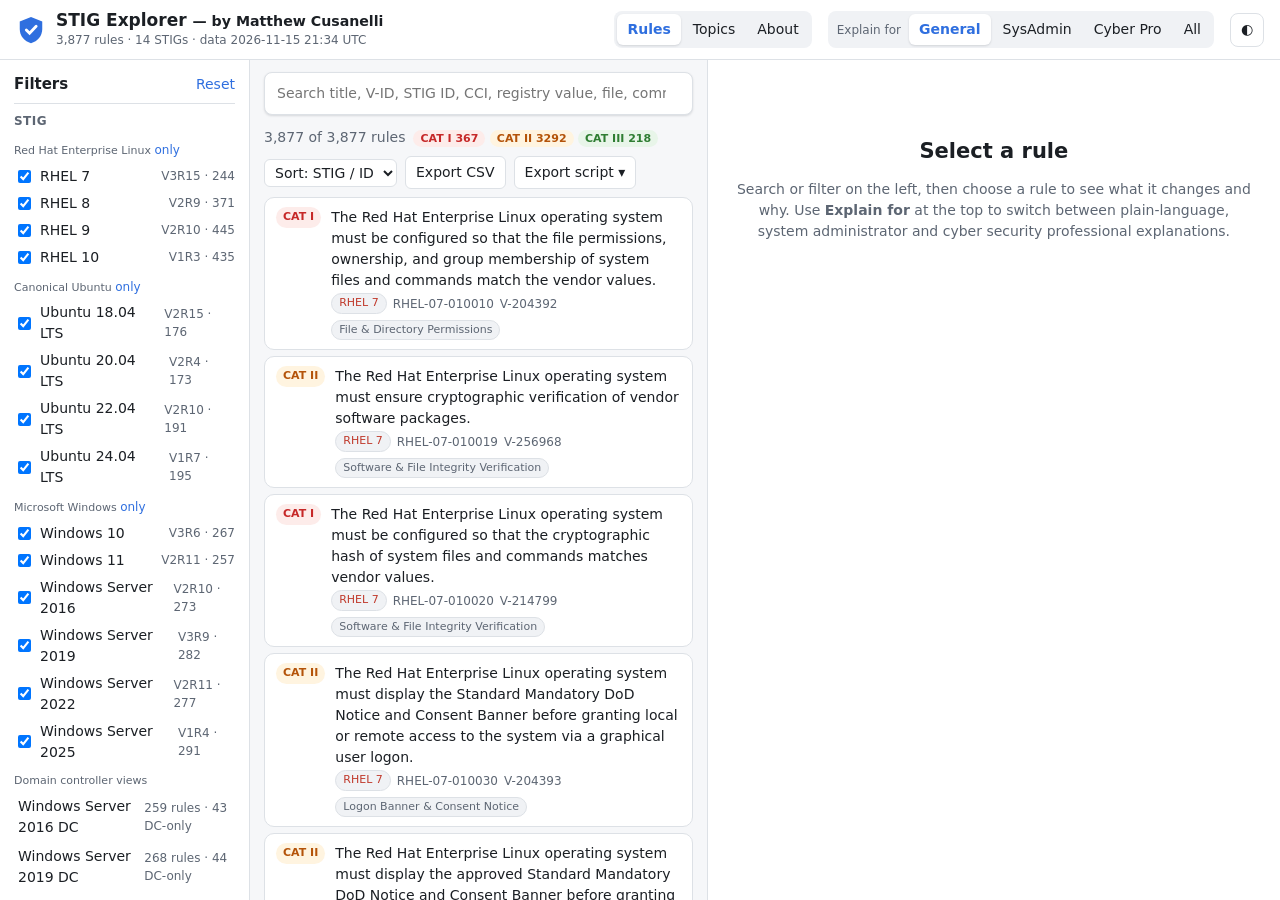
<file: web/index.html>
<!doctype html>
<html lang="en">
<head>
  <meta charset="utf-8">
  <meta name="viewport" content="width=device-width, initial-scale=1">
  <title>STIG Explorer</title>
  <meta name="description" content="Searchable DISA STIG configurations for RHEL, Ubuntu and Windows with three levels of explanation.">
  <link rel="stylesheet" href="style.css">
  <link rel="icon" href="data:image/svg+xml,%3Csvg xmlns='http://www.w3.org/2000/svg' viewBox='0 0 32 32'%3E%3Cpath d='M16 2 4 7v8c0 7.5 5.1 13.4 12 15 6.9-1.6 12-7.5 12-15V7z' fill='%232f6fdf'/%3E%3Cpath d='m11 16 3.5 3.5L21.5 12' stroke='white' stroke-width='3' fill='none' stroke-linecap='round'/%3E%3C/svg%3E">
</head>
<body>
  <header class="topbar">
    <div class="brand">
      <svg viewBox="0 0 32 32" aria-hidden="true"><path d="M16 2 4 7v8c0 7.5 5.1 13.4 12 15 6.9-1.6 12-7.5 12-15V7z"/><path class="tick" d="m11 16 3.5 3.5L21.5 12"/></svg>
      <div>
        <h1>STIG Explorer <small>— by Matthew Cusanelli</small></h1>
        <p id="dataInfo" class="muted small">Loading data…</p>
      </div>
    </div>
    <nav class="views" role="tablist" aria-label="Views">
      <button role="tab" data-view="rules" aria-selected="true">Rules</button>
      <button role="tab" data-view="topics" aria-selected="false">Topics</button>
      <button role="tab" data-view="about" aria-selected="false">About</button>
    </nav>
    <div class="level-pick" role="radiogroup" aria-label="Explanation level">
      <span class="muted small">Explain for</span>
      <button role="radio" data-level="generic" title="Plain language for a general audience">General</button>
      <button role="radio" data-level="admin" title="System administrator detail">SysAdmin</button>
      <button role="radio" data-level="pro" title="Cyber security professional detail">Cyber Pro</button>
      <button role="radio" data-level="all" title="Show all three levels">All</button>
    </div>
    <button id="themeBtn" class="icon-btn" title="Toggle light/dark theme" aria-label="Toggle theme">◐</button>
  </header>

  <main id="view-rules" class="layout">
    <aside class="filters" id="filters" aria-label="Filters">
      <div class="filters-head">
        <h2>Filters</h2>
        <button id="resetBtn" class="link-btn">Reset</button>
      </div>
      <section>
        <h3>STIG</h3>
        <div id="stigFilters" class="checks"></div>
      </section>
      <section>
        <h3>Severity</h3>
        <div id="sevFilters" class="checks"></div>
      </section>
      <section>
        <h3>Topic</h3>
        <select id="topicFilter"><option value="">All topics</option></select>
      </section>
      <section>
        <h3>NIST SP 800-53</h3>
        <div class="seg" id="revSeg" role="radiogroup" aria-label="NIST revision">
          <button role="radio" data-rev="rev5" aria-checked="true">Rev 5</button>
          <button role="radio" data-rev="rev4" aria-checked="false">Rev 4</button>
          <button role="radio" data-rev="rev3" aria-checked="false">Rev 3</button>
        </div>
        <select id="familyFilter"><option value="">All control families</option></select>
        <input id="controlFilter" type="text" placeholder="Control, e.g. AC-7 or IA-5(1)" autocomplete="off">
      </section>
      <section>
        <h3>Implemented via</h3>
        <select id="implFilter"><option value="">Any</option></select>
      </section>
      <section>
        <h3>Windows Server role</h3>
        <select id="roleFilter" aria-label="Windows Server role">
          <option value="">All rules</option>
          <option value="dc">Domain controller (all that apply)</option>
          <option value="dc-only">Domain controller-specific only</option>
          <option value="ms">Member / standalone server (all that apply)</option>
          <option value="ms-only">Member server-specific only</option>
        </select>
      </section>
      <section id="tagSection" hidden>
        <h3>Tags</h3>
        <div id="tagFilters" class="checks"></div>
      </section>
      <section>
        <label class="check"><input type="checkbox" id="docFilter"> Documentable only</label>
      </section>
    </aside>

    <section class="results" aria-label="Results">
      <div class="searchbar">
        <input id="q" type="search" placeholder='Search title, V-ID, STIG ID, CCI, registry value, file, command…  (use "quotes" and -exclude)' autocomplete="off" aria-label="Search">
        <button id="filterToggle" class="btn ghost only-mobile" aria-controls="filters">Filters</button>
      </div>
      <div class="result-bar">
        <span id="resultCount" class="muted"></span>
        <span id="sevSummary"></span>
        <span class="spacer"></span>
        <select id="sortSel" aria-label="Sort">
          <option value="stig">Sort: STIG / ID</option>
          <option value="sev">Sort: Severity</option>
          <option value="topic">Sort: Topic</option>
        </select>
        <button id="csvBtn" class="btn ghost" title="Export the filtered rules to CSV">Export CSV</button>
        <details class="menu" id="scriptMenu">
          <summary class="btn ghost" title="Download a script with only approved read-only checks; other commands are manual-only">Export script ▾</summary>
          <div class="menu-pop" role="menu">
            <button role="menuitem" data-script="ps1"><b>PowerShell (.ps1)</b><span id="ps1Count" class="muted small"></span></button>
            <button role="menuitem" data-script="sh"><b>Bash (.sh)</b><span id="shCount" class="muted small"></span></button>
            <p class="small muted">Scripts only read settings. They run the checks for the OS they're on (use -All / --all to run everything) and print each result next to the expected value.</p>
          </div>
        </details>
      </div>
      <ol id="list" class="rule-list"></ol>
      <button id="moreBtn" class="btn ghost more" hidden>Show more</button>
    </section>

    <article class="detail" id="detail" aria-live="polite">
      <div class="empty">
        <h2>Select a rule</h2>
        <p class="muted">Search or filter on the left, then choose a rule to see what it changes and why. Use <b>Explain for</b> at the top to switch between plain-language, system administrator and cyber security professional explanations.</p>
      </div>
    </article>
  </main>

  <main id="view-topics" class="page" hidden>
    <div class="page-inner">
      <h2>Security topics</h2>
      <p class="muted">Every rule is mapped to a security topic. Each topic is explained at the level selected above. Select a topic to list its rules.</p>
      <div id="topicGrid" class="topic-grid"></div>
    </div>
  </main>

  <main id="view-about" class="page" hidden>
    <div class="page-inner prose" id="about"></div>
  </main>

  <script src="data/stig_data.js"></script>
  <script src="data/tags.js"></script>
  <script src="security.js"></script>
  <script src="scripts.js"></script>
  <script src="app.js"></script>
</body>
</html>
</file>
<file: web/style.css>
:root {
  --bg: #f6f7f9;
  --panel: #ffffff;
  --panel-2: #f0f2f5;
  --text: #1b1f24;
  --muted: #5d6673;
  --border: #dde1e6;
  --accent: #2f6fdf;
  --accent-soft: #e7effd;
  --code-bg: #f3f4f6;
  --cat1: #c62828;
  --cat1-bg: #fdecea;
  --cat2: #b45309;
  --cat2-bg: #fff4e0;
  --cat3: #2e7d32;
  --cat3-bg: #e8f5e9;
  --linux: #c0392b;
  --windows: #1f6fb2;
  --ubuntu: #c24e00;
  --shadow: 0 1px 2px rgba(16, 24, 40, .06), 0 1px 3px rgba(16, 24, 40, .08);
  --radius: 10px;
  --mono: ui-monospace, SFMono-Regular, Menlo, Consolas, "Liberation Mono", monospace;
  color-scheme: light;
}

@media (prefers-color-scheme: dark) {
  :root:not([data-theme="light"]) {
    --bg: #0f1216; --panel: #171b21; --panel-2: #1e232b; --text: #e6e9ee; --muted: #9aa4b2;
    --border: #2b323c; --accent: #6ea0ff; --accent-soft: #1b2a45; --code-bg: #11151a;
    --cat1: #ff8a80; --cat1-bg: #3a1a1a; --cat2: #ffb74d; --cat2-bg: #3a2a12; --cat3: #81c784; --cat3-bg: #16301a;
    --linux: #ff7b6b; --windows: #6cb6ff; --ubuntu: #ff9a5c; color-scheme: dark;
  }
}
:root[data-theme="dark"] {
  --bg: #0f1216; --panel: #171b21; --panel-2: #1e232b; --text: #e6e9ee; --muted: #9aa4b2;
  --border: #2b323c; --accent: #6ea0ff; --accent-soft: #1b2a45; --code-bg: #11151a;
  --cat1: #ff8a80; --cat1-bg: #3a1a1a; --cat2: #ffb74d; --cat2-bg: #3a2a12; --cat3: #81c784; --cat3-bg: #16301a;
  --linux: #ff7b6b; --windows: #6cb6ff; --ubuntu: #ff9a5c; color-scheme: dark;
}

* { box-sizing: border-box; scrollbar-color: var(--border) transparent; }
[hidden] { display: none !important; }
html, body { height: 100%; }
body {
  margin: 0; background: var(--bg); color: var(--text);
  font: 14px/1.5 system-ui, -apple-system, "Segoe UI", Roboto, Ubuntu, sans-serif;
  display: flex; flex-direction: column;
}
h1, h2, h3, h4 { margin: 0; line-height: 1.25; }
button, input, select { font: inherit; color: inherit; }
a { color: var(--accent); }
.muted { color: var(--muted); }
.small { font-size: 12px; }
code, pre { font-family: var(--mono); }

/* ---------- top bar ---------- */
.topbar {
  display: flex; align-items: center; gap: 16px; flex-wrap: wrap;
  padding: 10px 16px; background: var(--panel); border-bottom: 1px solid var(--border);
  position: sticky; top: 0; z-index: 5;
}
.brand { display: flex; align-items: center; gap: 10px; margin-right: auto; min-width: 0; }
.brand svg { width: 30px; height: 30px; flex: none; }
.brand svg path { fill: var(--accent); }
.brand svg path.tick { fill: none; stroke: #fff; stroke-width: 3; stroke-linecap: round; }
.brand h1 { font-size: 17px; }
.brand p { margin: 0; }
.views, .level-pick, .seg { display: flex; gap: 2px; background: var(--panel-2); border-radius: 8px; padding: 3px; align-items: center; }
.level-pick span { padding: 0 6px; }
.views button, .level-pick button, .seg button {
  border: 0; background: transparent; padding: 5px 10px; border-radius: 6px; cursor: pointer; white-space: nowrap;
}
.views button[aria-selected="true"], .level-pick button[aria-checked="true"], .seg button[aria-checked="true"] {
  background: var(--panel); box-shadow: var(--shadow); color: var(--accent); font-weight: 600;
}
.icon-btn { border: 1px solid var(--border); background: var(--panel); border-radius: 8px; width: 34px; height: 34px; cursor: pointer; }

/* ---------- layout ---------- */
.layout {
  flex: 1; min-height: 0;
  display: grid; grid-template-columns: 250px minmax(320px, 1fr) minmax(380px, 1.25fr);
}
.filters, .results, .detail { min-height: 0; overflow: auto; }
.filters { border-right: 1px solid var(--border); padding: 14px; background: var(--panel); }
.filters-head { display: flex; justify-content: space-between; align-items: center; margin-bottom: 8px; }
.filters h2 { font-size: 15px; }
.filters section { padding: 10px 0; border-top: 1px solid var(--border); }
.filters h3 { font-size: 12px; text-transform: uppercase; letter-spacing: .04em; color: var(--muted); margin-bottom: 6px; }
.filters select, .filters input[type="text"] {
  width: 100%; padding: 6px 8px; border: 1px solid var(--border); border-radius: 6px; background: var(--panel); margin-top: 6px;
}
.seg { width: 100%; }
.seg button { flex: 1; }
.checks { display: flex; flex-direction: column; gap: 2px; }
.check { display: flex; align-items: center; gap: 6px; cursor: pointer; padding: 2px 0; }
.check .count { margin-left: auto; color: var(--muted); font-size: 12px; }
.group-label { font-size: 11px; color: var(--muted); margin: 6px 0 2px; }
.link-btn { border: 0; background: none; color: var(--accent); cursor: pointer; padding: 0; }

.results { padding: 12px 14px; border-right: 1px solid var(--border); }
.searchbar { display: flex; gap: 8px; position: sticky; top: -12px; background: var(--bg); padding: 12px 0 8px; margin-top: -12px; z-index: 2; }
.searchbar input {
  flex: 1; min-width: 0; padding: 10px 12px; border-radius: 8px; border: 1px solid var(--border); background: var(--panel);
  box-shadow: var(--shadow);
}
.searchbar input:focus, .filters input:focus, .filters select:focus { outline: 2px solid var(--accent); outline-offset: -1px; }
.result-bar { display: flex; align-items: center; gap: 8px; flex-wrap: wrap; margin: 4px 0 8px; }
.result-bar .spacer { flex: 1; }
.result-bar select { padding: 4px 6px; border: 1px solid var(--border); border-radius: 6px; background: var(--panel); }
.btn { border: 1px solid var(--accent); background: var(--accent); color: #fff; border-radius: 6px; padding: 5px 10px; cursor: pointer; }
.btn.ghost { background: var(--panel); color: var(--text); border-color: var(--border); }
.btn.more { width: 100%; margin: 8px 0 20px; }
.menu { position: relative; }
.menu > summary { list-style: none; display: inline-block; }
.menu > summary::-webkit-details-marker { display: none; }
.menu-pop {
  position: absolute; right: 0; top: calc(100% + 4px); z-index: 10; width: 280px; padding: 6px;
  background: var(--panel); border: 1px solid var(--border); border-radius: 8px; box-shadow: var(--shadow);
}
.menu-pop button {
  display: flex; flex-direction: column; align-items: flex-start; gap: 1px; width: 100%; text-align: left;
  border: 0; background: none; padding: 6px 8px; border-radius: 6px; cursor: pointer;
}
.menu-pop button:hover:not(:disabled) { background: var(--accent-soft); }
.menu-pop button:disabled { opacity: .45; cursor: not-allowed; }
.menu-pop p { margin: 6px 8px 2px; }
.only-mobile { display: none; }

.rule-list { list-style: none; margin: 0; padding: 0; display: flex; flex-direction: column; gap: 6px; }
.rule-item {
  background: var(--panel); border: 1px solid var(--border); border-radius: var(--radius); padding: 9px 11px; cursor: pointer;
  display: grid; grid-template-columns: auto 1fr; gap: 2px 10px;
}
.rule-item:hover { border-color: var(--accent); }
.rule-item[aria-current="true"] { border-color: var(--accent); background: var(--accent-soft); }
.rule-item .meta { grid-column: 2; display: flex; gap: 6px; flex-wrap: wrap; align-items: center; font-size: 12px; color: var(--muted); }
.rule-item .title { grid-column: 2; font-weight: 500; }
.rule-item .sev { grid-row: 1 / span 2; align-self: start; }
mark { background: #ffe58a; color: inherit; border-radius: 2px; padding: 0 1px; }
:root[data-theme="dark"] mark { background: #6b5a12; }
@media (prefers-color-scheme: dark) { :root:not([data-theme="light"]) mark { background: #6b5a12; } }

.sev { font-size: 11px; font-weight: 700; padding: 2px 7px; border-radius: 999px; white-space: nowrap; }
.sev.high { color: var(--cat1); background: var(--cat1-bg); }
.sev.medium { color: var(--cat2); background: var(--cat2-bg); }
.sev.low { color: var(--cat3); background: var(--cat3-bg); }
.chip { display: inline-block; font-size: 11px; padding: 1px 7px; border-radius: 999px; border: 1px solid var(--border); background: var(--panel-2); white-space: nowrap; }
.chip.rhel { color: var(--linux); }
.chip.ubuntu { color: var(--ubuntu); }
.chip.windows { color: var(--windows); }
.chip.topic { cursor: pointer; }
.tag-badge {
  --tag: #b71c1c; display: inline-block; font-size: 11px; font-weight: 800; letter-spacing: .03em; line-height: 1.5;
  padding: 0 6px; margin-right: 6px; border-radius: 4px; color: #fff; background: var(--tag); vertical-align: 2px;
}
h2 .tag-badge { font-size: 12px; vertical-align: 3px; }
.tag-callout {
  --tag: #b71c1c; margin: 0 0 8px; padding: 6px 10px; border-left: 4px solid var(--tag);
  background: var(--panel-2); border-radius: 0 6px 6px 0; font-size: 13px;
}
.chip.role-dc { color: #6a1b9a; border-color: #b39ddb; background: #f3e5f5; font-weight: 600; }
.chip.role-ms { color: #00695c; border-color: #80cbc4; background: #e0f2f1; }
:root[data-theme="dark"] .chip.role-dc { color: #ce93d8; background: #2a1b33; border-color: #5e3a70; }
:root[data-theme="dark"] .chip.role-ms { color: #80cbc4; background: #12302c; border-color: #2c5c56; }
@media (prefers-color-scheme: dark) {
  :root:not([data-theme="light"]) .chip.role-dc { color: #ce93d8; background: #2a1b33; border-color: #5e3a70; }
  :root:not([data-theme="light"]) .chip.role-ms { color: #80cbc4; background: #12302c; border-color: #2c5c56; }
}
.dc-link { display: flex; align-items: center; gap: 6px; padding: 3px 0 3px 4px; cursor: pointer; color: var(--text); text-decoration: none; border-radius: 4px; }
.dc-link:hover { background: var(--accent-soft); }
.dc-link .count { margin-left: auto; color: var(--muted); font-size: 12px; }
.val { border: 1px solid var(--border); border-radius: 8px; padding: 6px 10px 2px; margin: 6px 0 10px; }
.val-head { display: flex; align-items: center; gap: 8px; }
.val-head .spacer { flex: 1; }
.val pre.code { margin: 6px 0; }
.val-expect { font-size: 13px; margin: 0 0 6px; }
.val-warn { font-size: 12.5px; margin: 0 0 6px; color: var(--cat2); }
.shell { font-size: 11px; font-weight: 700; padding: 1px 7px; border-radius: 4px; color: #fff; }
.shell.powershell { background: #2463b0; }
.shell.cmd { background: #3d4450; }
.shell.bash { background: #2e7d32; }

/* ---------- detail ---------- */
.detail { padding: 18px 22px 40px; background: var(--panel); }
.detail .empty { max-width: 520px; margin: 60px auto; text-align: center; }
.detail .empty h2 { margin-bottom: 8px; }
.d-head h2 { font-size: 18px; margin: 6px 0 8px; }
.d-ids { display: flex; gap: 6px; flex-wrap: wrap; align-items: center; font-size: 12px; }
.d-ids code { background: var(--panel-2); padding: 1px 6px; border-radius: 4px; }
.d-actions { display: flex; gap: 6px; margin: 10px 0 4px; flex-wrap: wrap; }
.level-block { border: 1px solid var(--border); border-radius: var(--radius); margin: 14px 0; overflow: hidden; }
.level-block > header { display: flex; align-items: center; gap: 8px; padding: 9px 14px; background: var(--panel-2); border-bottom: 1px solid var(--border); }
.level-block > header h3 { font-size: 14px; }
.level-block > header .badge { font-size: 11px; font-weight: 700; color: #fff; border-radius: 4px; padding: 1px 6px; }
.badge.generic { background: #2e7d32; }
.badge.admin { background: #b45309; }
.badge.pro { background: #6a1b9a; }
.level-body { padding: 4px 14px 12px; }
.level-body h4 { font-size: 12px; text-transform: uppercase; letter-spacing: .04em; color: var(--muted); margin: 14px 0 4px; }
.level-body p { margin: 4px 0 8px; }
.plain-lead { font-size: 15px; font-weight: 500; }
.callout { background: var(--accent-soft); border-radius: 8px; padding: 8px 12px; }
dl.gloss { margin: 0; }
dl.gloss dt { font-weight: 600; }
dl.gloss dd { margin: 0 0 6px 0; color: var(--muted); }
table.kv, table.settings { width: 100%; border-collapse: collapse; font-size: 13px; }
table.kv th, table.kv td, table.settings th, table.settings td { text-align: left; padding: 5px 8px; border-bottom: 1px solid var(--border); vertical-align: top; }
table.kv th { width: 150px; color: var(--muted); font-weight: 500; }
table.settings th { font-size: 12px; color: var(--muted); font-weight: 600; background: var(--panel-2); }
table.settings td { word-break: break-word; }
table.settings td:first-child { white-space: nowrap; word-break: normal; }
table.settings td code { font-size: 12px; }
.tablewrap { overflow-x: auto; }
pre.code {
  background: var(--code-bg); border: 1px solid var(--border); border-radius: 8px; padding: 10px 12px; margin: 4px 0 8px;
  white-space: pre-wrap; word-break: break-word; font-size: 12.5px; max-height: 420px; overflow: auto;
}
.code-head { display: flex; justify-content: space-between; align-items: center; }
.copy { font-size: 12px; border: 1px solid var(--border); background: var(--panel); border-radius: 5px; padding: 1px 8px; cursor: pointer; }
ul.attack { margin: 4px 0; padding-left: 18px; }
.cci { border-left: 3px solid var(--accent); padding: 4px 10px; margin: 6px 0; background: var(--panel-2); border-radius: 0 6px 6px 0; }
.cci .revs { font-size: 12px; color: var(--muted); }
.cci .revs b { color: var(--text); font-weight: 600; }
.eq-list { list-style: none; padding: 0; margin: 4px 0; }
.eq-list li { padding: 3px 0; }
.eq-list a { cursor: pointer; }
.disclaimer { font-size: 12px; color: var(--muted); border-top: 1px solid var(--border); margin-top: 18px; padding-top: 10px; }

/* ---------- pages ---------- */
.page { flex: 1; overflow: auto; }
.page-inner { max-width: 1100px; margin: 0 auto; padding: 20px 16px 60px; }
.page-inner > h2 { margin-bottom: 6px; }
.topic-grid { display: grid; grid-template-columns: repeat(auto-fill, minmax(320px, 1fr)); gap: 12px; margin-top: 14px; }
.topic-card { background: var(--panel); border: 1px solid var(--border); border-radius: var(--radius); padding: 14px; display: flex; flex-direction: column; gap: 6px; }
.topic-card h3 { font-size: 15px; }
.topic-card p { margin: 0; }
.topic-card .foot { margin-top: auto; display: flex; justify-content: space-between; align-items: center; padding-top: 8px; }
.prose { line-height: 1.6; }
.prose h2 { margin: 18px 0 6px; }
.prose table { border-collapse: collapse; width: 100%; font-size: 13px; }
.prose th, .prose td { border-bottom: 1px solid var(--border); padding: 5px 8px; text-align: left; }
.prose code { background: var(--panel-2); padding: 1px 5px; border-radius: 4px; }

/* ---------- responsive ---------- */
@media (max-width: 1200px) {
  .layout { grid-template-columns: 230px 1fr; }
  .detail { position: fixed; inset: 0; z-index: 20; overflow: auto; display: none; }
  .detail.open { display: block; }
}
@media (max-width: 760px) {
  .layout { grid-template-columns: 1fr; }
  .filters { position: fixed; inset: 0; z-index: 15; display: none; }
  .filters.open { display: block; }
  .only-mobile { display: inline-block; }
  .topbar { gap: 8px; }
  .level-pick span { display: none; }
  .results { padding: 12px 16px; }
  .detail { padding: 16px; }
  table.settings thead { display: none; }
  table.settings, table.settings tbody, table.settings tr, table.settings td { display: block; width: 100%; }
  table.settings tr { border: 1px solid var(--border); border-radius: 8px; margin-bottom: 8px; padding: 4px 0; }
  table.settings td { border: 0; padding: 3px 10px; white-space: normal; }
  table.settings td::before { content: attr(data-label); display: block; font-size: 11px; color: var(--muted); text-transform: uppercase; letter-spacing: .04em; }
}
.close-detail { display: none; }
@media (max-width: 1200px) { .close-detail { display: inline-block; } }

@media print {
  .topbar, .filters, .results, .d-actions, .copy { display: none !important; }
  .layout { display: block; }
  .detail { display: block !important; position: static; overflow: visible; }
  pre.code { max-height: none; }
}
</file>
